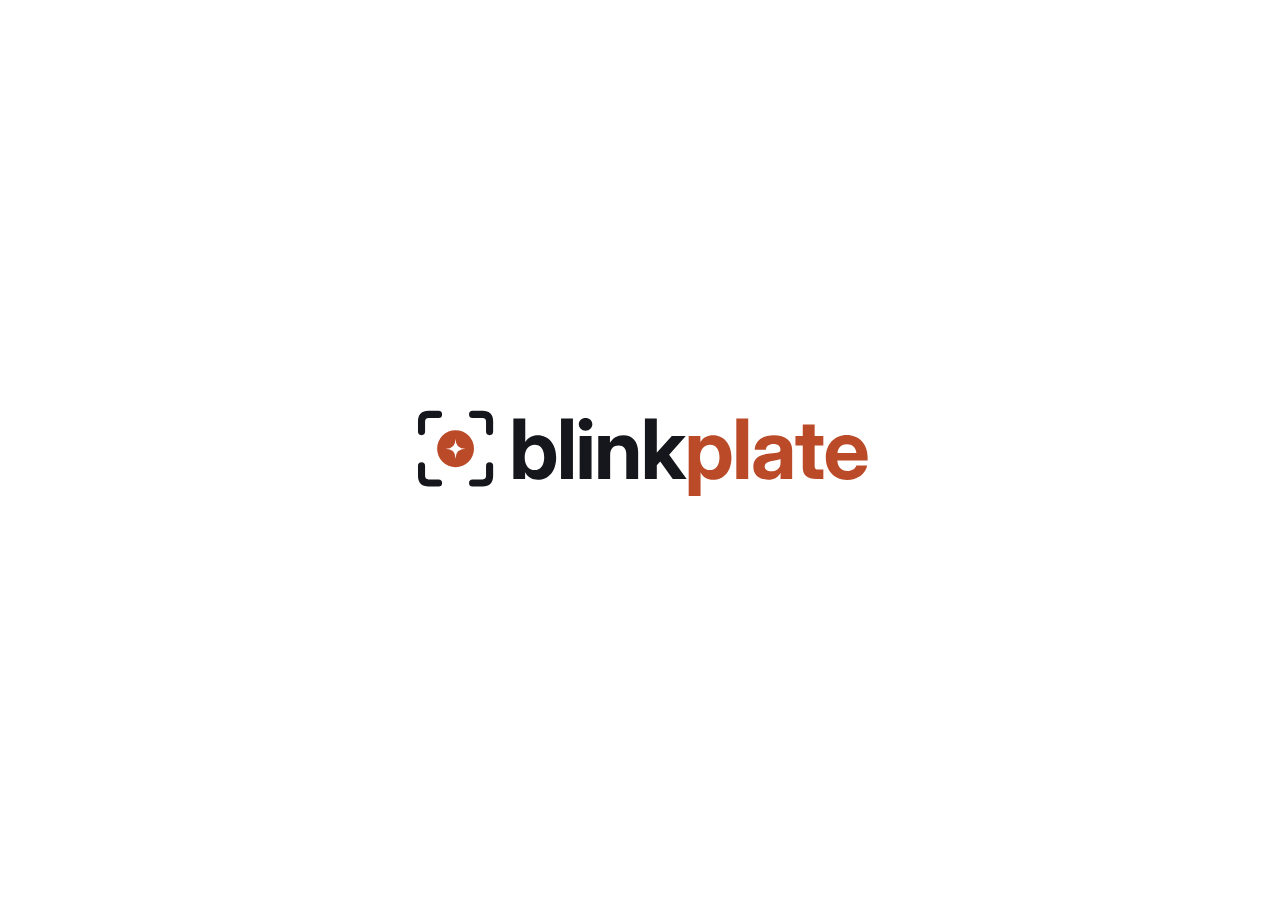
<file: index.html>
<!doctype html>
<html lang="en">
<head>
  <meta charset="utf-8">
  <meta name="viewport" content="width=device-width, initial-scale=1">
  <meta name="description" content="Blinkplate — a lightweight meal tracker.">
  <meta name="color-scheme" content="light dark">
  <title>Blinkplate</title>
  <link rel="icon" href="/assets/favicon.svg" type="image/svg+xml">
  <link rel="stylesheet" href="/style.css">
</head>
<body class="home">
  <main aria-label="Blinkplate">
    <picture>
      <source srcset="/assets/logo-dark.svg" media="(prefers-color-scheme: dark)">
      <img class="logo" src="/assets/logo.svg" width="557" height="113" alt="Blinkplate">
    </picture>
  </main>
</body>
</html>
</file>
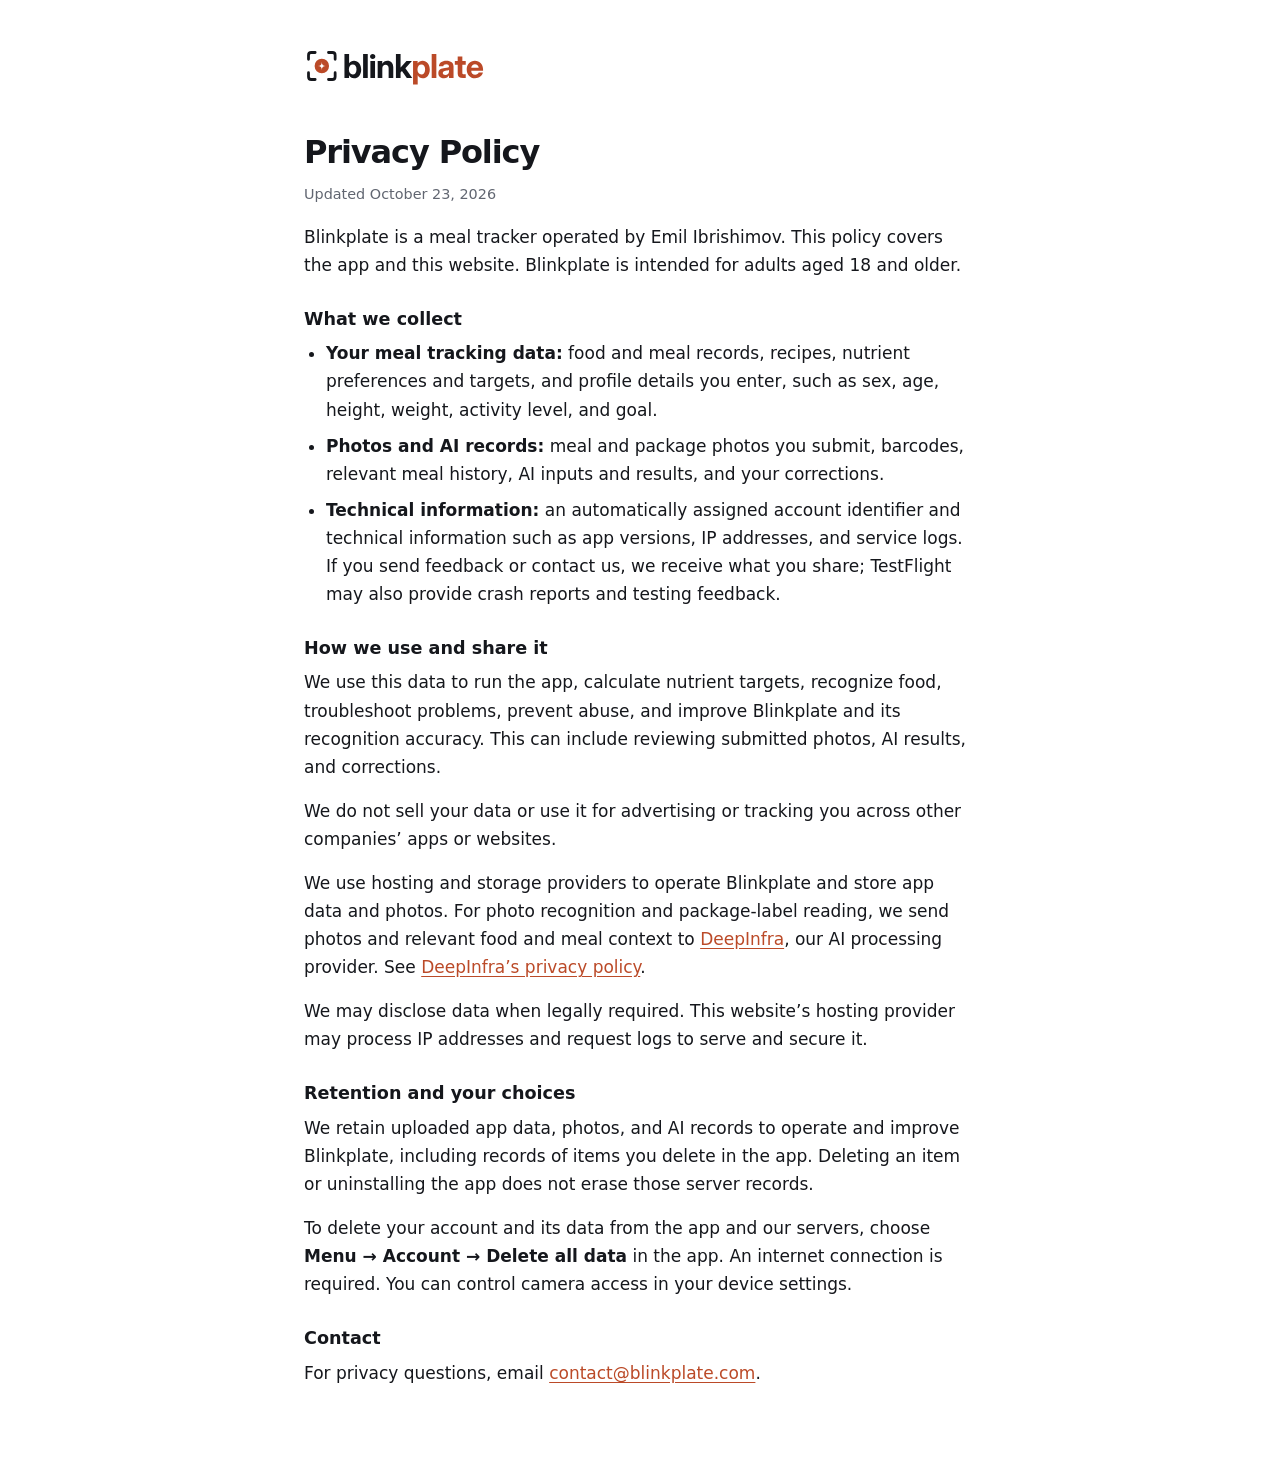
<file: privacy/index.html>
<!doctype html>
<html lang="en">
<head>
  <meta charset="utf-8">
  <meta name="viewport" content="width=device-width, initial-scale=1">
  <meta http-equiv="refresh" content="0; url=/privacy.html">
  <link rel="canonical" href="https://blinkplate.com/privacy.html">
  <title>Privacy Policy · Blinkplate</title>
</head>
<body><p><a href="/privacy.html">Read Blinkplate’s privacy policy</a></p></body>
</html>
</file>
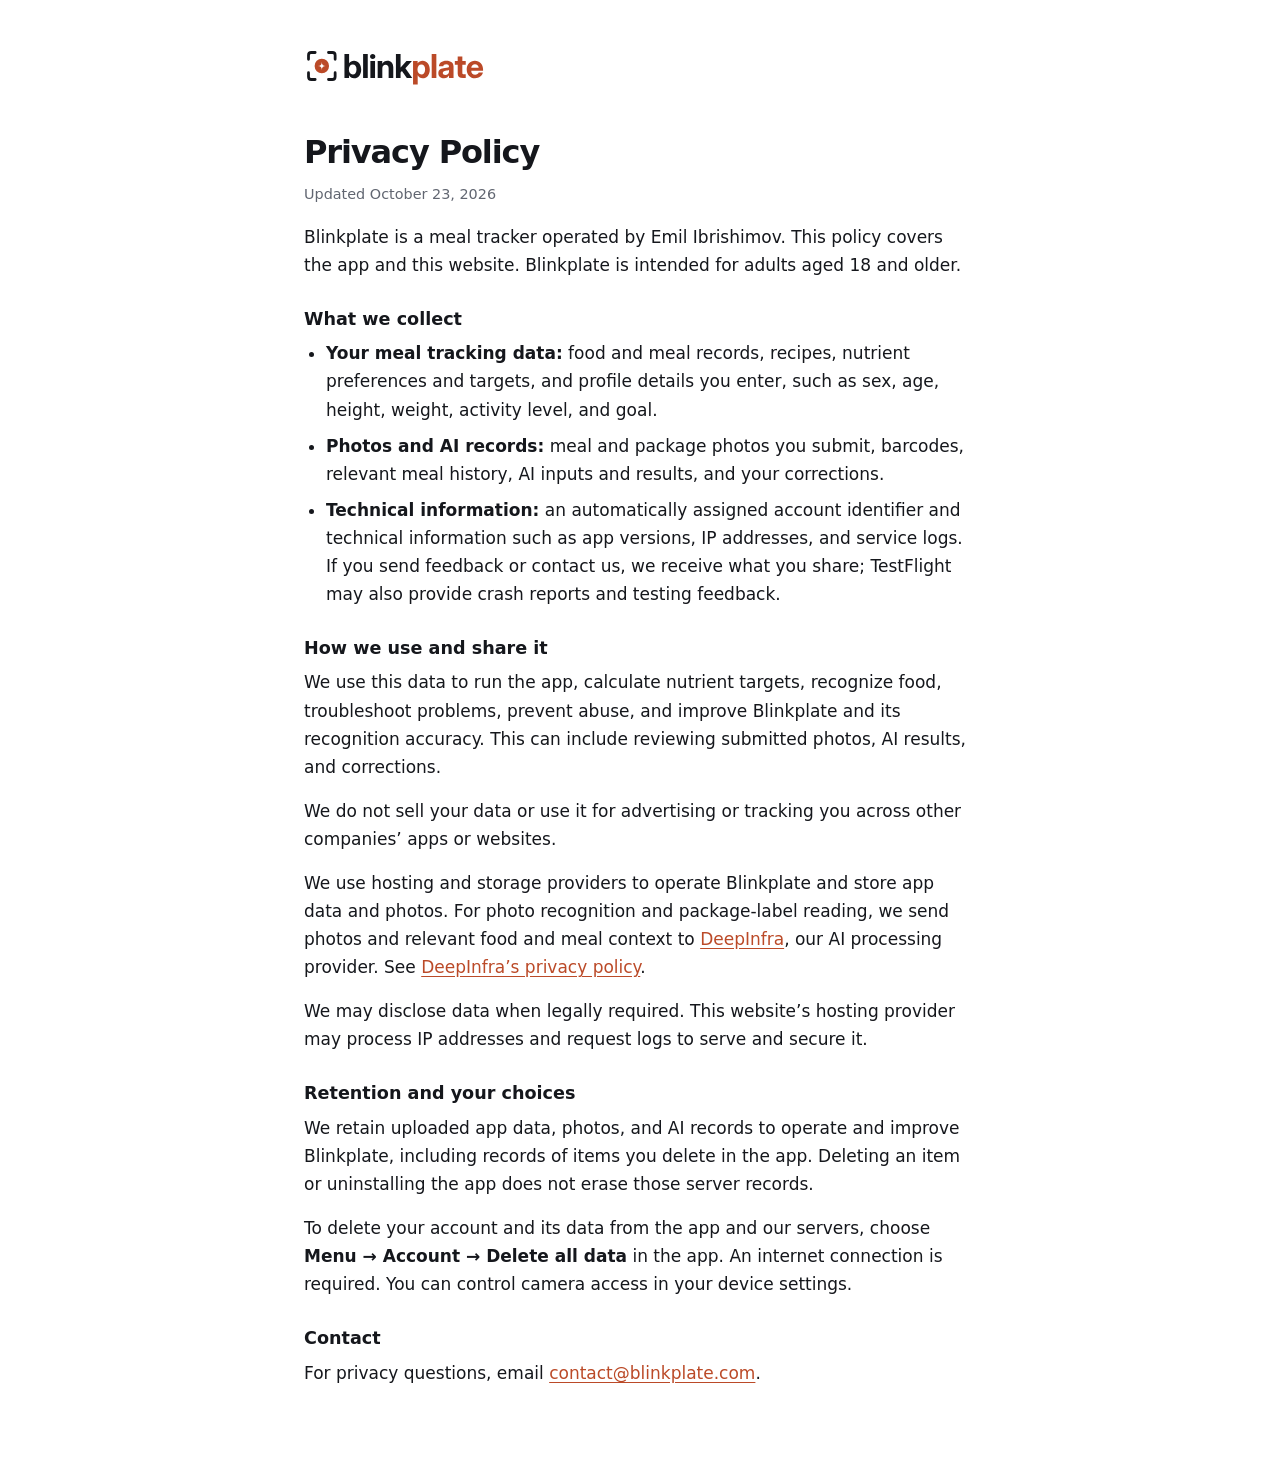
<file: privacy.html>
<!doctype html>
<html lang="en">
<head>
  <meta charset="utf-8">
  <meta name="viewport" content="width=device-width, initial-scale=1">
  <meta name="description" content="How Blinkplate collects, uses, shares, and retains your data.">
  <meta name="color-scheme" content="light dark">
  <title>Privacy Policy · Blinkplate</title>
  <link rel="icon" href="/assets/favicon.svg" type="image/svg+xml">
  <link rel="stylesheet" href="/style.css">
</head>
<body>
  <main class="policy">
    <header><a href="/" aria-label="Blinkplate home"><picture><source srcset="/assets/logo-dark.svg" media="(prefers-color-scheme: dark)"><img class="logo" src="/assets/logo.svg" width="557" height="113" alt="Blinkplate"></picture></a></header>
    <h1>Privacy Policy</h1>
    <p class="date">Updated October 23, 2026</p>
    <p>Blinkplate is a meal tracker operated by Emil Ibrishimov. This policy covers the app and this website. Blinkplate is intended for adults aged 18 and older.</p>
    <h2>What we collect</h2>
    <ul>
      <li><strong>Your meal tracking data:</strong> food and meal records, recipes, nutrient preferences and targets, and profile details you enter, such as sex, age, height, weight, activity level, and goal.</li>
      <li><strong>Photos and AI records:</strong> meal and package photos you submit, barcodes, relevant meal history, AI inputs and results, and your corrections.</li>
      <li><strong>Technical information:</strong> an automatically assigned account identifier and technical information such as app versions, IP addresses, and service logs. If you send feedback or contact us, we receive what you share; TestFlight may also provide crash reports and testing feedback.</li>
    </ul>
    <h2>How we use and share it</h2>
    <p>We use this data to run the app, calculate nutrient targets, recognize food, troubleshoot problems, prevent abuse, and improve Blinkplate and its recognition accuracy. This can include reviewing submitted photos, AI results, and corrections.</p>
    <p>We do not sell your data or use it for advertising or tracking you across other companies’ apps or websites.</p>
    <p>We use hosting and storage providers to operate Blinkplate and store app data and photos. For photo recognition and package-label reading, we send photos and relevant food and meal context to <a href="https://deepinfra.com/privacy">DeepInfra</a>, our AI processing provider. See <a href="https://deepinfra.com/privacy">DeepInfra’s privacy policy</a>.</p>
    <p>We may disclose data when legally required. This website’s hosting provider may process IP addresses and request logs to serve and secure it.</p>
    <h2>Retention and your choices</h2>
    <p>We retain uploaded app data, photos, and AI records to operate and improve Blinkplate, including records of items you delete in the app. Deleting an item or uninstalling the app does not erase those server records.</p>
    <p>To delete your account and its data from the app and our servers, choose <strong>Menu → Account → Delete all data</strong> in the app. An internet connection is required. You can control camera access in your device settings.</p>
    <h2>Contact</h2>
    <p>For privacy questions, email <a href="mailto:contact@blinkplate.com">contact@blinkplate.com</a>.</p>
  </main>
</body>
</html>
</file>
<file: style.css>
:root { color-scheme: light dark; --background: #fff; --ink: #15171c; --muted: #616671; --accent: #bb4a28; }
* { box-sizing: border-box; }
body { margin: 0; background: var(--background); color: var(--ink); font: 17px/1.65 system-ui, -apple-system, BlinkMacSystemFont, "Segoe UI", sans-serif; }
.home { min-height: 100vh; min-height: 100svh; display: grid; place-items: center; padding: 32px; }
.home main { width: min(100%, 460px); }
.logo { display: block; width: 100%; height: auto; }
.policy { max-width: 720px; margin: 0 auto; padding: 48px 24px 72px; }
.policy header { margin-bottom: 40px; }
.policy header a { display: inline-block; width: 180px; }
h1 { font-size: 2rem; line-height: 1.2; letter-spacing: -.035em; margin: 32px 0 12px; }
h2 { font-size: 1.1rem; line-height: 1.4; margin: 28px 0 8px; }
p, ul { margin: 0 0 16px; }
ul { padding-left: 22px; }
li + li { margin-top: 8px; }
a { color: var(--accent); text-underline-offset: 3px; overflow-wrap: anywhere; }
a:focus-visible { outline: 2px solid var(--accent); outline-offset: 5px; }
.date { color: var(--muted); font-size: .9rem; }
@media (prefers-color-scheme: dark) { :root { --background: #15171c; --ink: #f2f3f5; --muted: #a5aab5; --accent: #ff6a2b; } }
@media (max-width: 480px) { .policy { padding-top: 32px; } }
</file>
